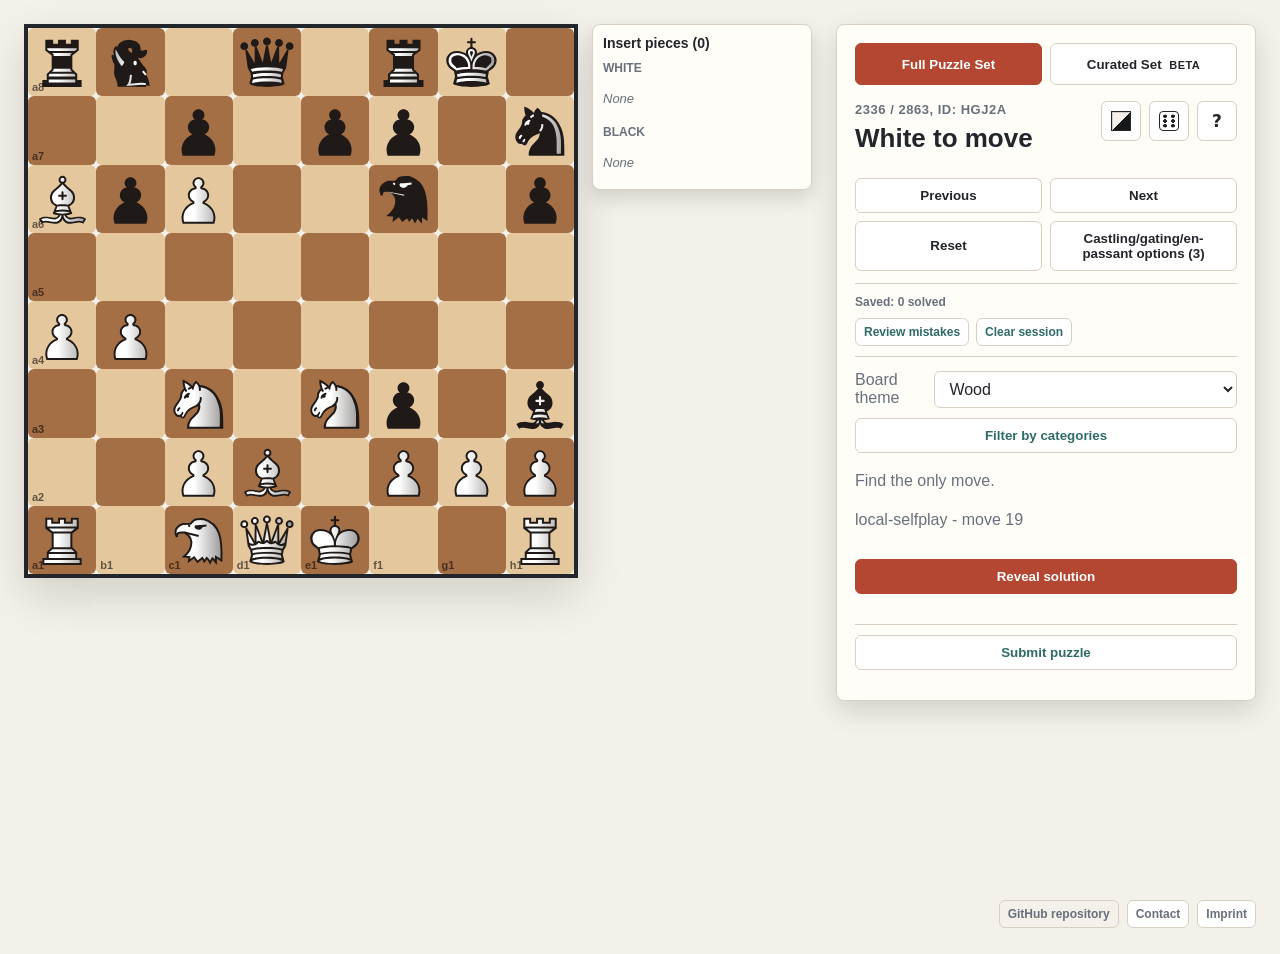
<file: docs/index.html>
<!doctype html>
<html lang="en">
<head>
  <meta charset="utf-8">
  <meta name="viewport" content="width=device-width, initial-scale=1">
  <title>S-Chess Tactics</title>
  <link rel="stylesheet" href="styles.css?v=contact-2">
</head>
<body>
  <main class="app">
    <section class="board-area">
      <div class="board-layout">
        <div class="board-shell">
          <div id="board" class="board" aria-label="Chess board" data-help="Select a piece and then its destination square, or drag it to move."></div>
        </div>
        <div id="reserve" class="reserve-panel" aria-label="Available insert pieces" data-help="Shows the Hawks and Elephants still in reserve. Choose one here when a gating move is available."></div>
      </div>
    </section>
    <aside class="panel">
      <nav class="puzzle-set-tabs" aria-label="Puzzle set">
        <button id="set-full" class="active" type="button" data-help="Browse all published puzzle candidates.">Full Puzzle Set</button>
        <button id="set-curated" type="button" data-help="Browse hand-picked puzzles grouped by difficulty.">Curated Set <span>BETA</span></button>
      </nav>
      <div id="curated-levels" class="curated-levels hidden" aria-label="Curated difficulty">
        <button data-curated-level="beginner" type="button">Beginner</button>
        <button data-curated-level="lower-intermediate" type="button">Lower Intermediate</button>
        <button data-curated-level="upper-intermediate" type="button">Upper Intermediate</button>
        <button data-curated-level="advanced" type="button">Advanced</button>
        <button data-curated-level="expert" type="button">Expert</button>
      </div>
      <header class="panel-head">
        <div>
          <p id="counter" class="counter">0 / 0</p>
          <h1 id="title">S-Chess Tactics</h1>
        </div>
        <div class="header-actions">
          <button id="theme" class="icon-button" type="button" title="Toggle light and dark mode" aria-label="Toggle light and dark mode" data-help="Switch the interface between light and dark mode."><span class="theme-icon" aria-hidden="true"></span></button>
          <button id="random" class="icon-button" type="button" title="Random puzzle" aria-label="Random puzzle" data-help="Open a random puzzle from the current selection."><span class="dice-icon" aria-hidden="true"></span></button>
          <button id="help" class="icon-button help-button" type="button" title="Toggle help" aria-label="Toggle help" data-help="Turn contextual UI explanations on or off.">?</button>
        </div>
      </header>

      <div class="controls">
        <button id="prev" data-help="Go to the previous puzzle in the current selection.">Previous</button>
        <button id="next" data-help="Go to the next puzzle in the current selection.">Next</button>
        <button id="reset" data-help="Reset the current puzzle to its starting position.">Reset</button>
        <button id="unmoved" type="button" data-help="Highlight pieces and squares that still allow castling or gating.">Castling &amp; gating options</button>
      </div>

      <section class="progress-panel" aria-label="Local puzzle progress">
        <p id="progress-summary" class="progress-summary"></p>
        <div class="progress-controls">
          <button id="review-mistakes" type="button" data-help="Show puzzles where you made an incorrect tactic attempt on this browser.">Review mistakes</button>
          <button id="clear-session" type="button" data-help="Clear only this tab's solved and failed session counters. Saved puzzle history remains.">Clear session</button>
        </div>
      </section>      <div class="filters">
        <label data-help="Choose the colors of light and dark board squares.">Board theme <select id="board-theme">
          <option value="wood">Wood</option>
          <option value="wood-muted">Muted wood</option>
          <option value="classic">Classic green</option>
          <option value="blue">Blue</option>
          <option value="gray">Gray</option>
        </select></label>
        <button id="category-toggle" type="button" data-help="Filter the puzzle set by phase, evaluation, motif, length, or source.">Filter by categories</button>
        <div id="category-options" class="select-filters hidden" data-help="Use a simple selection, or open Detailed inclusion/exclusion for more control.">
          <div class="category-row"><label data-help="Opening, middlegame, or endgame, based on the starting position.">Phase <select id="phase-filter"><option value="">All</option></select></label><div id="phase-detail" class="detail-options hidden"></div></div>
          <div class="category-row"><label data-help="The engine result of the correct move: checkmate, crushing, advantage, or equality.">Evaluation <select id="evaluation-filter"><option value="">All</option></select></label><div id="evaluation-detail" class="detail-options hidden"></div></div>
          <div class="category-row"><label data-help="The tactical idea. Detailed mode lets you include or exclude several motifs.">Motif <select id="motif-filter"><option value="">All</option></select></label><div id="motif-detail" class="detail-options hidden"></div></div>
          <div class="category-row"><label data-help="The forced line length: one move, medium, long, or very long.">Length <select id="length-filter"><option value="">All</option></select></label><div id="length-detail" class="detail-options hidden"></div></div>
          <div class="category-row"><label data-help="Whether the puzzle came from a human game, engine self-play, or a manual suggestion.">Source <select id="source-filter"><option value="">All</option></select></label></div>
        </div>
      </div>
      <p id="status" class="status">Loading puzzles...</p>
      <div id="move-choices" class="move-choices hidden"></div>
      <p id="source" class="source"></p>

      <button id="reveal" class="primary" data-help="Reveal the best move, full engine line, and category data.">Reveal solution</button>
      <a id="analysis" class="analysis-link hidden" target="_blank" rel="noopener">Analyze on pychess</a>
      <button id="mate-playout" class="secondary hidden" type="button">Play out fastest checkmate yourself</button>
      <section id="solution" class="solution hidden">
        <p id="line"></p>
        <p id="details"></p>
      </section>

      <section class="suggestion-box">
        <button id="suggest-toggle" class="secondary" type="button" data-help="Open the board editor or paste a FEN to submit a puzzle.">Submit puzzle</button>
      </section>
    </aside>
  </main>
  <footer class="site-footer" aria-label="Site information">
    <a href="https://github.com/fT3g0/schess-puzzles" target="_blank" rel="noopener">GitHub repository</a>
    <button id="contact-toggle" type="button">Contact</button>
    <button id="imprint-toggle" type="button">Imprint</button>
  </footer>
  <div id="help-tooltip" class="help-tooltip hidden" role="tooltip"></div>
  <section id="suggest-editor" class="suggest-editor hidden" aria-modal="true" role="dialog" aria-labelledby="suggest-editor-title">
    <div class="suggest-editor-shell">
      <header class="suggest-editor-head">
        <div>
          <p class="counter">Puzzle suggestion</p>
          <h1 id="suggest-editor-title">Position editor</h1>
        </div>
        <button id="editor-cancel-top" class="icon-button" type="button" title="Cancel">X</button>
      </header>
      <div class="suggest-editor-layout">
        <div id="editor-board" class="board editor-board" aria-label="Position editor board"></div>
        <div class="editor-tools">
          <div>
            <p class="editor-label">Place piece</p>
            <div id="editor-palette" class="editor-palette"></div>
          </div>
          <label>FEN <textarea id="editor-fen" rows="4" spellcheck="false" placeholder="Paste a complete Seirawan FEN"></textarea></label>
          <div class="editor-fields">
            <label>Side <select id="editor-side"><option value="w">White</option><option value="b">Black</option></select></label>
            <label>Reserve <input id="editor-pocket" spellcheck="false" placeholder="HEhe"></label>
            <label>Castling / gating <input id="editor-castling" spellcheck="false" placeholder="- or KQabc"></label>
            <label>En passant <input id="editor-ep" spellcheck="false" placeholder="-"></label>
            <label>Halfmove <input id="editor-halfmove" type="number" min="0" value="0"></label>
            <label>Move <input id="editor-fullmove" type="number" min="1" value="1"></label>
          </div>
          <div class="editor-actions">
            <button id="editor-clear" type="button">Clear board</button>
            <button id="editor-start" type="button">Start position</button>
          </div>
          <label>Notes <textarea id="editor-notes" rows="3" placeholder="Optional: solution idea, source, or why it is interesting"></textarea></label>
          <p id="editor-status" class="suggest-status"></p>
          <div class="editor-actions editor-finish">
            <button id="editor-cancel" type="button">Cancel</button>
            <button id="editor-done" class="primary" type="button">Done</button>
          </div>
        </div>
      </div>
    </div>
  </section>
  <section id="contact-dialog" class="site-dialog hidden" aria-modal="true" role="dialog" aria-labelledby="contact-title">
    <div class="site-dialog-shell">
      <header class="site-dialog-head">
        <h2 id="contact-title">Contact</h2>
        <button id="contact-close" class="icon-button" type="button" aria-label="Close contact form">X</button>
      </header>
      <form id="contact-form" class="contact-form">
        <label>Your name <input id="contact-name" name="name" required maxlength="100" autocomplete="name"></label>
        <label>Your email <input id="contact-email" name="email" type="email" required maxlength="320" autocomplete="email"></label>
        <label>Message <textarea id="contact-message" name="message" rows="7" required minlength="4" maxlength="5000"></textarea></label>
        <label class="honeypot" aria-hidden="true">Website <input id="contact-website" name="website" tabindex="-1" autocomplete="off"></label>
        <p class="contact-note">Your message and reply address are used only to answer your request. The form is protected by rate limiting.</p>
        <p id="contact-status" class="suggest-status" aria-live="polite"></p>
        <div class="dialog-actions">
          <button id="contact-cancel" type="button">Cancel</button>
          <button id="contact-submit" class="primary" type="submit">Send message</button>
        </div>
      </form>
    </div>
  </section>
  <section id="imprint-dialog" class="site-dialog hidden" aria-modal="true" role="dialog" aria-labelledby="imprint-title">
    <div class="site-dialog-shell imprint-shell">
      <header class="site-dialog-head">
        <h2 id="imprint-title">Imprint</h2>
        <button id="imprint-close" class="icon-button" type="button" aria-label="Close imprint">X</button>
      </header>
      <p>Responsible for the content of this private, non-commercial project:</p>
      <p><strong>Hendrik Falkenberg</strong></p>
      <p>Use the contact form to get in touch.</p>
      <div class="dialog-actions"><button id="imprint-done" type="button">Close</button></div>
    </div>
  </section>
  <script src="curated-puzzles.js?v=20260712-1"></script>
  <script src="app.js?v=contact-1"></script>
</body>
</html>
</file>
<file: docs/styles.css>
:root {
  color-scheme: light;
  --bg: #f4f1ea;
  --panel: #fffdf8;
  --ink: #22252a;
  --muted: #68707c;
  --line: #d7d0c2;
  --accent: #b44732;
  --accent-strong: #913725;
  --accent-2: #2f6b67;
  --light: #eadfc5;
  --dark: #78936f;
  --selected: #f4c542;
  --good: #2f8f5b;
  --bad: #bd3d32;
  --button: #ffffff;
  --solution-bg: #f3eee4;
  --shadow: rgba(0,0,0,.14);
  font-family: "Segoe UI", Arial, sans-serif;
}

body.dark-mode {
  color-scheme: dark;
  --bg: #151718;
  --panel: #202326;
  --ink: #f0eee7;
  --muted: #aab2ba;
  --line: #3b4045;
  --accent: #d66b4f;
  --accent-strong: #f07c5d;
  --accent-2: #78b9ad;
  --light: #b8a982;
  --dark: #4e7259;
  --selected: #ffd45f;
  --good: #6ec79a;
  --bad: #f07868;
  --button: #292d31;
  --solution-bg: #292b2c;
  --shadow: rgba(0,0,0,.42);
}


body[data-board-theme="wood"] {
  --light: #e5c79e;
  --dark: #a56f45;
}
body[data-board-theme="wood-muted"] {
  --light: #d8c7ae;
  --dark: #8a7d6d;
}
body[data-board-theme="blue"] {
  --light: #d7e5ee;
  --dark: #6285a5;
}
body[data-board-theme="gray"] {
  --light: #d9d9d2;
  --dark: #7d858b;
}
body.dark-mode[data-board-theme="wood"] {
  --light: #b89467;
  --dark: #6d452b;
}
body.dark-mode[data-board-theme="wood-muted"] {
  --light: #aa9981;
  --dark: #5f584f;
}
body.dark-mode[data-board-theme="blue"] {
  --light: #92a9b8;
  --dark: #36556e;
}
body.dark-mode[data-board-theme="gray"] {
  --light: #a9aaa4;
  --dark: #525a60;
}
* { box-sizing: border-box; }
body { margin: 0; background: var(--bg); color: var(--ink); }
.app { min-height: 100vh; display: grid; grid-template-columns: minmax(320px, 1fr) minmax(320px, 420px); gap: 24px; padding: 24px; align-items: start; }
.board-area { display: grid; place-items: center; }
.board-layout { display: grid; grid-template-columns: minmax(0, min(78vmin, 720px)) minmax(170px, 220px); gap: 14px; align-items: start; }
.board-shell { width: 100%; }
.board { display: grid; grid-template-columns: repeat(8, 1fr); grid-template-rows: repeat(8, 1fr); aspect-ratio: 1; border: 4px solid var(--ink); box-shadow: 0 18px 44px var(--shadow); transition: border-color .16s ease, box-shadow .16s ease; }
.board.feedback-good { border-color: var(--good); box-shadow: 0 0 0 5px rgba(47,143,91,.25), 0 18px 44px var(--shadow); }
.board.feedback-bad { border-color: var(--bad); box-shadow: 0 0 0 5px rgba(189,61,50,.25), 0 18px 44px var(--shadow); }
.square { position: relative; display: grid; place-items: center; border: 0; padding: 0; cursor: pointer; min-width: 0; min-height: 0; }
.square.light { background: var(--light); }
.square.dark { background: var(--dark); }
.square.selected { outline: 4px solid var(--selected); outline-offset: -4px; }
.square.choice-target { outline: 4px solid var(--selected); outline-offset: -4px; box-shadow: inset 0 0 0 4px rgba(255,255,255,.28); }
.square.dragging { opacity: .34; cursor: grabbing; }
.drag-ghost { position: fixed; z-index: 1000; display: grid; place-items: center; pointer-events: none; transform: translate(-50%, -50%) scale(1.06); opacity: .92; filter: drop-shadow(0 3px 4px rgba(0,0,0,.28)); }
.drag-ghost .piece, .drag-ghost .piece-text { width: 100%; height: 100%; }
.square.drag-target { outline: 4px solid var(--good); outline-offset: -4px; }
.square.unmoved { box-shadow: inset 0 0 0 6px rgba(255,210,74,.94), inset 0 0 24px rgba(255,210,74,.55); }
.square.unmoved::after { content: ""; position: absolute; right: 6px; top: 6px; width: 13px; height: 13px; border-radius: 50%; background: var(--selected); border: 2px solid rgba(0,0,0,.45); }
.coord { position: absolute; left: 4px; bottom: 3px; font-size: 11px; color: rgba(0,0,0,.58); font-weight: 700; }
body.dark-mode .coord { color: rgba(255,255,255,.58); }
.piece { width: 86%; height: 86%; object-fit: contain; pointer-events: none; }
.piece-text { font-size: clamp(22px, 8vmin, 62px); font-weight: 800; pointer-events: none; color: var(--ink); }
.reserve-panel { display: grid; gap: 10px; color: var(--muted); font-size: 13px; padding: 10px; border: 1px solid var(--line); border-radius: 8px; background: var(--panel); box-shadow: 0 8px 20px var(--shadow); }
.reserve-title { color: var(--ink); font-weight: 800; font-size: 14px; }
.reserve-row { display: grid; gap: 6px; }
.reserve-side { font-size: 12px; font-weight: 750; text-transform: uppercase; }
.reserve-list { display: flex; flex-wrap: wrap; gap: 8px; }
.reserve-chip { display: grid; justify-items: center; gap: 3px; min-width: 72px; border: 1px solid var(--line); border-radius: 6px; padding: 7px 6px; background: var(--button); color: var(--ink); font-size: 12px; font-weight: 700; }
.reserve-chip.choice-ready { border-color: var(--accent); box-shadow: inset 0 0 0 2px var(--accent); }
.reserve-chip:disabled { opacity: .45; cursor: not-allowed; }
.reserve-chip .piece { width: 44px; height: 44px; }
.reserve-empty { color: var(--muted); font-style: italic; min-height: 34px; display: inline-flex; align-items: center; }
.panel { background: var(--panel); border: 1px solid var(--line); border-radius: 8px; padding: 18px; box-shadow: 0 10px 28px var(--shadow); }
.puzzle-set-tabs { display: grid; grid-template-columns: repeat(2, minmax(0, 1fr)); gap: 8px; margin: 0 0 16px; }
.puzzle-set-tabs button { min-height: 42px; padding: 8px 10px; }
.puzzle-set-tabs button.active { border-color: var(--accent); background: var(--accent); color: #fff; box-shadow: none; }
.puzzle-set-tabs span { display: inline-block; margin-left: 4px; font-size: 11px; letter-spacing: .04em; }

.curated-levels { display: grid; grid-template-columns: repeat(2, minmax(0, 1fr)); gap: 7px; margin: 0 0 22px; }
.curated-levels button { padding: 7px 8px; font-size: 12px; }
.curated-levels button.active { border-color: var(--selected); box-shadow: inset 0 0 0 2px var(--selected); }
.curated-levels button:last-child { grid-column: 1 / -1; }
.panel-head { display: flex; justify-content: space-between; gap: 12px; align-items: start; }
.header-actions { display: flex; gap: 8px; flex: 0 0 auto; }
h1 { margin: 0 0 12px; font-size: 26px; line-height: 1.15; }
.counter, .source, .solution, .status { color: var(--muted); line-height: 1.45; overflow-wrap: anywhere; }
.counter { margin: 0 0 4px; font-size: 13px; font-weight: 700; text-transform: uppercase; letter-spacing: .04em; }
.controls { display: grid; grid-template-columns: repeat(2, 1fr); gap: 8px; margin: 12px 0; }
.progress-panel { display: grid; gap: 7px; margin: 12px 0 4px; padding: 10px 0; border-top: 1px solid var(--line); border-bottom: 1px solid var(--line); }
.progress-summary { margin: 0; color: var(--muted); font-size: 12px; font-weight: 700; line-height: 1.4; }
.progress-controls { display: flex; flex-wrap: wrap; gap: 7px; }
.progress-controls button { padding: 6px 8px; font-size: 12px; color: var(--accent-2); }
.progress-controls button.active { border-color: var(--accent); background: var(--accent); color: #fff; box-shadow: none; }.filters { display: grid; gap: 10px; margin: 14px 0; color: var(--muted); }
.standard-filters { display: grid; gap: 10px; }
.filters label { display: flex; gap: 8px; align-items: center; min-width: 0; }
.filters input { width: 16px; height: 16px; flex: 0 0 auto; }
.filters > label select { flex: 1 1 auto; }
.subfilters { display: grid; gap: 7px; margin-left: 22px; padding-left: 12px; border-left: 2px solid var(--line); }
.select-filters { display: grid; grid-template-columns: 1fr; gap: 8px; padding-top: 2px; }
.category-row { position: relative; }
.category-row > label { display: grid; grid-template-columns: 96px minmax(0, 1fr); gap: 8px; align-items: center; }
.category-row:nth-child(even) > label { color: var(--accent-2); }
.detail-options { position: absolute; left: 104px; right: 0; top: calc(100% + 4px); z-index: 20; display: flex; flex-wrap: wrap; gap: 7px; max-height: 210px; overflow: auto; padding: 8px; border: 1px solid var(--line); border-radius: 6px; background: var(--panel); box-shadow: 0 12px 26px var(--shadow); }
.detail-options label { display: inline-flex; gap: 5px; align-items: center; border: 1px solid var(--line); border-radius: 6px; padding: 5px 8px; background: var(--button); color: var(--ink); font-size: 12px; font-weight: 700; }
.detail-options input { width: 14px; height: 14px; }
.detail-toggle { padding: 5px 8px; font-size: 12px; color: var(--accent-2); }select { width: 100%; min-width: 0; border: 1px solid var(--line); background: var(--button); color: var(--ink); border-radius: 6px; padding: 8px 10px; font: inherit; }
button, .analysis-link { border: 1px solid var(--line); background: var(--button); color: var(--ink); border-radius: 6px; padding: 9px 11px; font-weight: 700; cursor: pointer; text-decoration: none; text-align: center; }
#category-toggle { width: 100%; color: var(--accent-2); }
button:hover, .analysis-link:hover { border-color: var(--accent); }
button.active { border-color: var(--selected); box-shadow: inset 0 0 0 2px var(--selected); }
button:disabled { opacity: .55; cursor: not-allowed; }
.icon-button { width: 40px; height: 40px; padding: 0; font-size: 13px; }
.primary { width: 100%; margin: 12px 0; color: #fff; background: var(--accent); border-color: var(--accent); }
.primary:hover { background: var(--accent-strong); border-color: var(--accent-strong); }
.analysis-link { display: block; margin: -4px 0 12px; color: var(--accent-2); }
.secondary { width: 100%; margin: -4px 0 12px; color: var(--accent-2); }
.move-choices { display: flex; flex-wrap: wrap; gap: 8px; align-items: center; margin: 8px 0 12px; }
.move-choice-label { color: var(--muted); font-size: 12px; font-weight: 750; text-transform: uppercase; }
.move-choices button { padding: 7px 10px; }
kbd { display: inline-block; margin-left: 5px; padding: 1px 5px; border: 1px solid var(--line); border-radius: 4px; color: var(--muted); font: 700 11px Consolas, monospace; }
.status.good { color: var(--good); font-weight: 700; }
.status.bad { color: var(--bad); font-weight: 700; }
.solution { background: var(--solution-bg); border: 1px solid var(--line); border-radius: 6px; padding: 10px; }
.solution-row { display: grid; grid-template-columns: 96px minmax(0, 1fr); gap: 10px; margin: 0 0 8px; color: var(--ink); }
.solution-label { color: var(--muted); font-size: 12px; font-weight: 750; text-transform: uppercase; }
.solution-line { font-family: Consolas, "Segoe UI Mono", monospace; overflow-wrap: anywhere; }
.solution p { margin: 10px 0; }
.category-list { margin: 6px 0 0; padding-left: 20px; color: var(--ink); }
.category-list li { margin: 2px 0; }
.suggestion-box { margin-top: 18px; padding-top: 14px; border-top: 1px solid var(--line); }
.suggest-panel { display: grid; gap: 10px; margin-top: 8px; }
.suggest-panel label { display: grid; gap: 6px; color: var(--muted); font-size: 13px; font-weight: 700; }
.suggest-panel textarea { width: 100%; min-width: 0; resize: vertical; border: 1px solid var(--line); background: var(--button); color: var(--ink); border-radius: 6px; padding: 8px 10px; font: inherit; }
.suggest-status { margin: 0; color: var(--muted); font-size: 13px; line-height: 1.35; }
.suggest-status.good { color: var(--good); font-weight: 700; }
.suggest-status.bad { color: var(--bad); font-weight: 700; }
.hidden { display: none; }
@media (max-width: 1180px) {
  .board-layout { grid-template-columns: 1fr; }
  .reserve-panel { grid-template-columns: repeat(2, minmax(0, 1fr)); width: 100%; }
  .reserve-title { grid-column: 1 / -1; }
}
@media (max-width: 860px) {
  .app { grid-template-columns: 1fr; padding: 12px; }
  .board-shell { width: 100%; }
  .detail-options { left: 0; }
}

.suggest-editor { position: fixed; inset: 0; z-index: 100; overflow: auto; padding: 20px; background: rgba(15, 18, 20, .72); }
.suggest-editor-shell { width: min(1120px, 100%); margin: auto; padding: 18px; border: 1px solid var(--line); border-radius: 8px; background: var(--panel); box-shadow: 0 24px 72px rgba(0,0,0,.4); }
.suggest-editor-head { display: flex; justify-content: space-between; gap: 14px; align-items: start; margin-bottom: 16px; }
.suggest-editor-head h1 { margin-bottom: 0; }
.suggest-editor-layout { display: grid; grid-template-columns: minmax(300px, 1fr) minmax(290px, 380px); gap: 20px; align-items: start; }
.editor-board { width: min(76vmin, 680px); max-width: 100%; justify-self: center; }
.editor-tools { display: grid; gap: 14px; }
.editor-tools > label, .editor-fields label { display: grid; gap: 6px; color: var(--muted); font-size: 13px; font-weight: 700; }
.editor-tools textarea, .editor-tools input, .editor-tools select { width: 100%; min-width: 0; border: 1px solid var(--line); border-radius: 6px; background: var(--button); color: var(--ink); padding: 8px 10px; font: inherit; }
.editor-tools textarea { resize: vertical; }
.editor-label { margin: 0 0 7px; color: var(--muted); font-size: 13px; font-weight: 700; }
.editor-palette { display: grid; grid-template-columns: repeat(7, minmax(0, 1fr)); gap: 6px; }
.editor-palette button { min-height: 44px; padding: 3px; display: grid; place-items: center; }
.editor-palette .piece { width: 34px; height: 34px; }
.editor-palette .erase-piece { font-size: 22px; font-weight: 800; }
.editor-fields { display: grid; grid-template-columns: repeat(2, minmax(0, 1fr)); gap: 10px; }
.editor-actions { display: flex; gap: 8px; }
.editor-actions button { flex: 1; }
.editor-finish { margin-top: 2px; }
.editor-finish .primary { margin: 0; }
.editor-board .square { cursor: crosshair; }
.editor-board .square.selected { outline-color: var(--accent); }
@media (max-width: 760px) {
  .suggest-editor { padding: 0; }
  .suggest-editor-shell { min-height: 100vh; border: 0; border-radius: 0; padding: 14px; }
  .suggest-editor-layout { grid-template-columns: 1fr; gap: 16px; }
  .editor-board { width: 100%; }
  .editor-palette { grid-template-columns: repeat(7, minmax(38px, 1fr)); overflow-x: auto; }
}
.icon-button { display: grid; place-items: center; }
.theme-icon { width: 20px; height: 20px; border: 1px solid var(--ink); background: linear-gradient(135deg, #f4f1ea 0 50%, #151718 50% 100%); box-shadow: inset 0 0 0 1px color-mix(in srgb, var(--ink) 18%, transparent); }
.dice-icon { width: 20px; height: 20px; border: 1px solid currentColor; border-radius: 4px; background:
  radial-gradient(circle at 28% 24%, currentColor 0 1.7px, transparent 2px),
  radial-gradient(circle at 72% 24%, currentColor 0 1.7px, transparent 2px),
  radial-gradient(circle at 28% 50%, currentColor 0 1.7px, transparent 2px),
  radial-gradient(circle at 72% 50%, currentColor 0 1.7px, transparent 2px),
  radial-gradient(circle at 28% 76%, currentColor 0 1.7px, transparent 2px),
  radial-gradient(circle at 72% 76%, currentColor 0 1.7px, transparent 2px); }
.help-button { font: 800 17px/1 system-ui, sans-serif; }
body.help-mode [data-help] { outline: 1px dashed var(--accent-2); outline-offset: 2px; }
.help-tooltip { position: fixed; z-index: 500; width: min(280px, calc(100vw - 20px)); padding: 7px 9px; border: 1px solid var(--line); border-radius: 6px; background: var(--ink); color: var(--panel); box-shadow: 0 8px 20px var(--shadow); font: 600 12px/1.35 system-ui, sans-serif; text-align: left; overflow-wrap: anywhere; pointer-events: none; }
.detail-options .motif-chip { padding: 5px 8px; font-size: 12px; color: var(--ink); }
.detail-options .motif-chip.include { border-color: var(--good); background: color-mix(in srgb, var(--good) 18%, var(--button)); }
.detail-options .motif-chip.exclude { border-color: var(--bad); background: color-mix(in srgb, var(--bad) 16%, var(--button)); text-decoration: line-through; }

.detail-options .detail-hint { flex-basis: 100%; margin: 0; color: var(--muted); font-size: 12px; line-height: 1.35; }

.board { touch-action: none; }

.site-footer { display: flex; flex-wrap: wrap; justify-content: center; gap: 8px; padding: 0 24px 26px; }
.site-footer a, .site-footer button { color: var(--muted); font-size: 13px; }
.site-footer a { display: inline-flex; align-items: center; border: 1px solid var(--line); border-radius: 6px; padding: 9px 11px; text-decoration: none; font-weight: 700; }
.site-footer a:hover { border-color: var(--accent); color: var(--ink); }
.site-dialog { position: fixed; inset: 0; z-index: 700; display: grid; place-items: center; overflow: auto; padding: 20px; background: rgba(15, 18, 20, .72); }
.site-dialog-shell { width: min(560px, 100%); border: 1px solid var(--line); border-radius: 8px; padding: 18px; background: var(--panel); box-shadow: 0 24px 72px rgba(0,0,0,.4); }
.site-dialog-head { display: flex; align-items: center; justify-content: space-between; gap: 14px; margin-bottom: 16px; }
.site-dialog-head h2 { margin: 0; font-size: 22px; }
.contact-form { display: grid; gap: 14px; }
.contact-form label { display: grid; gap: 6px; color: var(--muted); font-size: 13px; font-weight: 700; }
.contact-form input, .contact-form textarea { width: 100%; min-width: 0; border: 1px solid var(--line); border-radius: 6px; background: var(--button); color: var(--ink); padding: 8px 10px; font: inherit; }
.contact-form textarea { resize: vertical; }
.contact-note { margin: 0; color: var(--muted); font-size: 12px; line-height: 1.4; }
.honeypot { position: absolute; width: 1px; height: 1px; overflow: hidden; clip: rect(0 0 0 0); white-space: nowrap; }
.dialog-actions { display: flex; justify-content: flex-end; gap: 8px; }
.dialog-actions .primary { width: auto; margin: 0; }
.imprint-shell p { color: var(--muted); line-height: 1.5; }
.imprint-shell strong { color: var(--ink); }
@media (max-width: 760px) {
  .site-footer { padding: 0 12px 18px; }
  .site-dialog { padding: 12px; align-items: end; }
  .site-dialog-shell { padding: 16px; }
  .dialog-actions { display: grid; grid-template-columns: 1fr 1fr; }
  .dialog-actions button { width: 100%; }
}

/* Must win over .site-dialog's display:grid declaration. */
.site-dialog.hidden { display: none; }
.site-footer { justify-content: flex-end; padding-right: 24px; }
.site-footer a, .site-footer button { padding: 6px 8px; font-size: 12px; }
@media (max-width: 760px) {
  .site-footer { justify-content: center; padding-right: 12px; }
}
</file>
